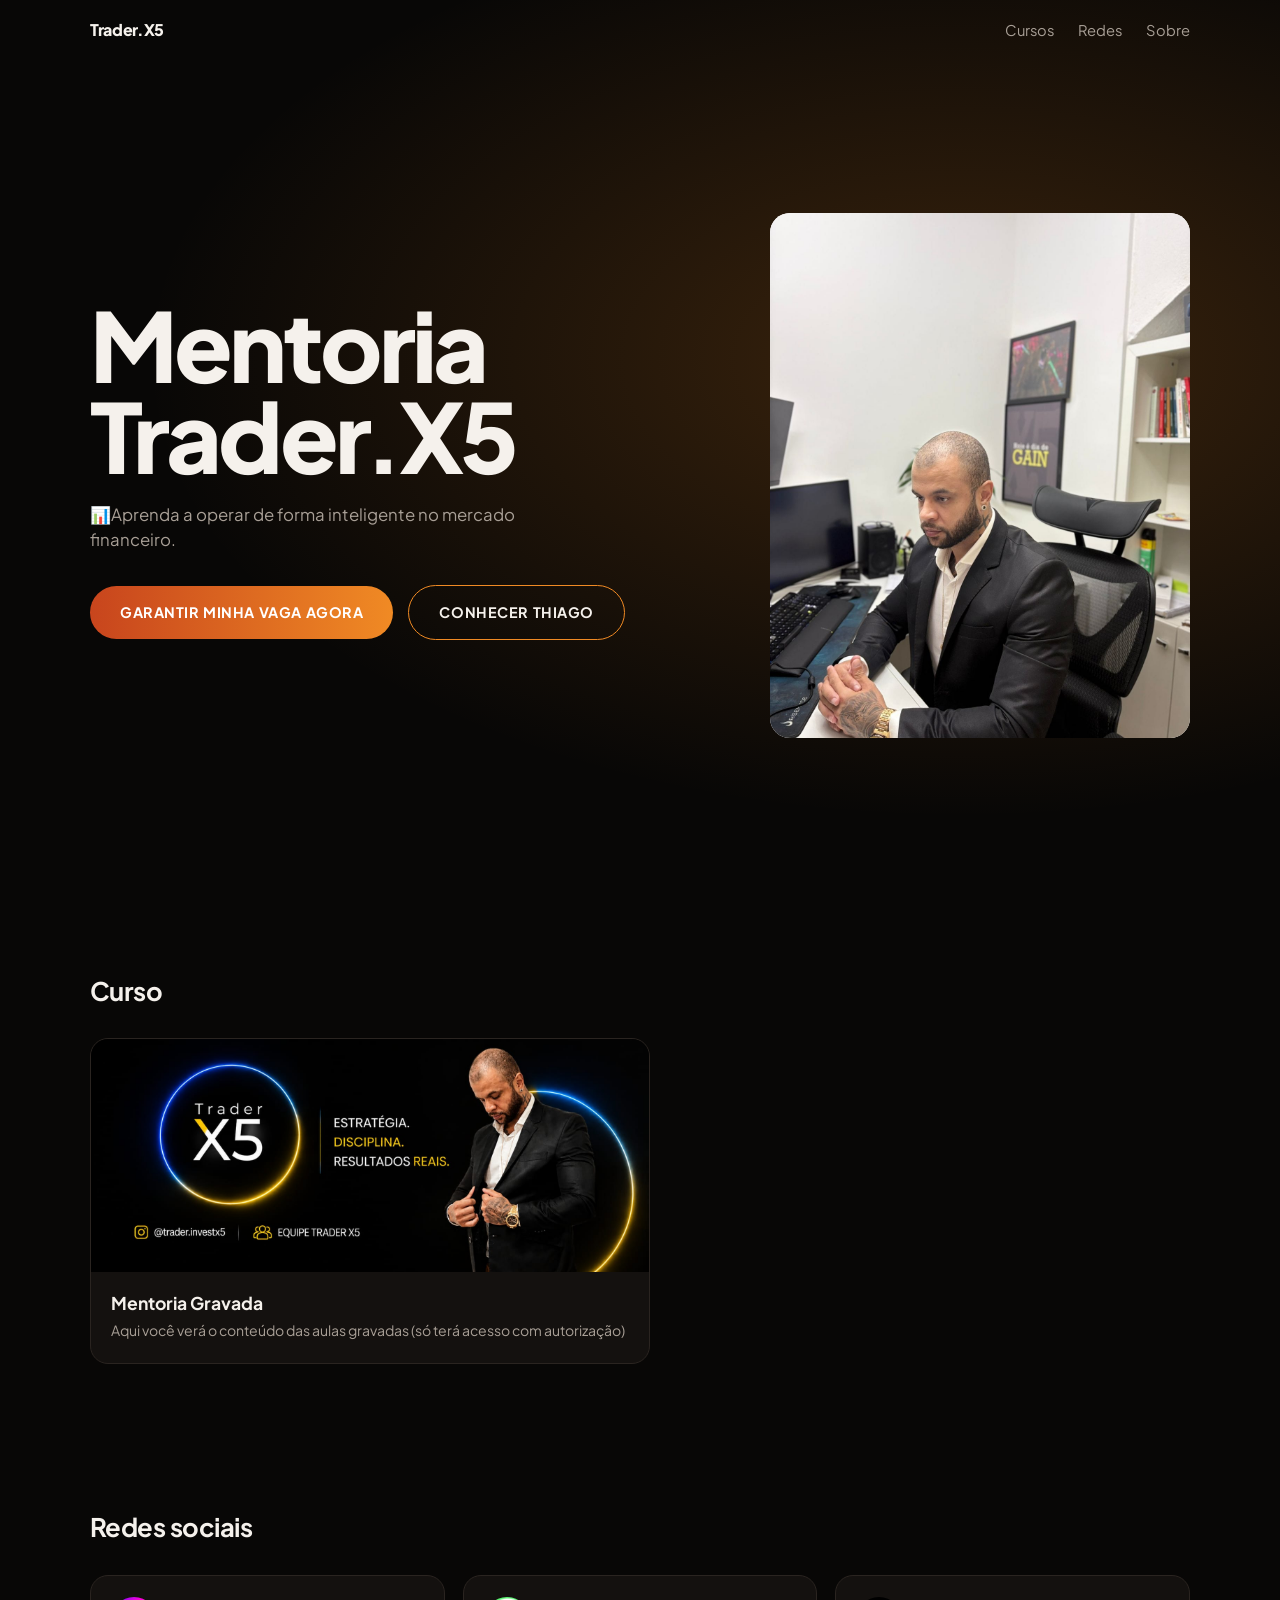
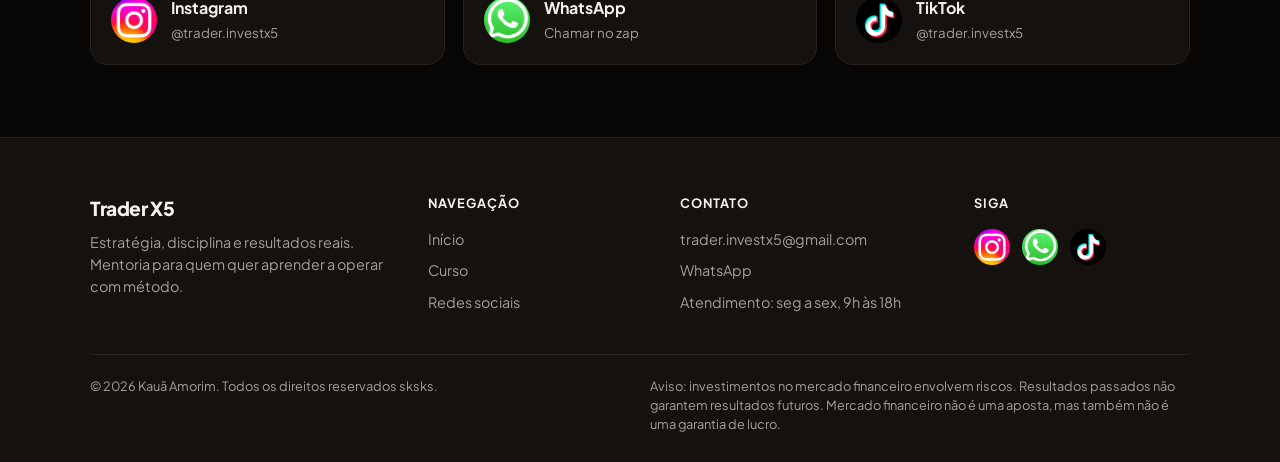
<file: index.html>
<!DOCTYPE html>
<html lang="pt-BR">
<head>
<meta charset="UTF-8">
<meta name="viewport" content="width=device-width, initial-scale=1, viewport-fit=cover">
<title>Mentoria Trader.X5</title>
<meta name="description" content="Aprenda a operar de forma inteligente no mercado financeiro com a Mentoria Trader.X5.">
<meta property="og:title" content="Mentoria Trader.X5">
<meta property="og:description" content="Estratégia, disciplina e resultados reais.">
<meta property="og:image" content="https://thiagoluis.com/img/mentoria.jpeg">
<meta property="og:type" content="website">
<link rel="icon" href="img/logo.jpeg" type="image/jpeg">
<link rel="preconnect" href="https://fonts.googleapis.com">
<link href="https://fonts.googleapis.com/css2?family=Plus+Jakarta+Sans:wght@400;500;700;800&display=swap" rel="stylesheet">
<link rel="stylesheet" href="style.css">
</head>
<body>

<header>
  <div class="container">
        <a href="#topo" class="logo">Trader.X5</a>
    <nav>
      <a href="#cursos">Cursos</a>
      <a href="#redes">Redes</a>
      <a href="sobre.html">Sobre</a>
    </nav>
  </div>
</header>

<main>
    <section class="hero" id="topo">
    <div class="container">
      <div>
        <h1>Mentoria<br>Trader.X5</h1>
        <p>📊Aprenda a operar de forma inteligente no mercado financeiro.</p>
        <a href="https://tr.ee/31N0VFwFPz" target="_blank" rel="noopener noreferrer" class="btn">GARANTIR MINHA VAGA AGORA</a>
        <a href="sobre.html" class="btn btn-outline">CONHECER THIAGO</a>
      </div>
      <img src="img/hero.jpeg" alt="Mentoria Trader X5" class="photo">
    </div>
  </section>
    

  <section class="block" id="cursos">
    <div class="container">
      <h2>Curso</h2>
      <div class="grid">
        <a href="https://traderx5.com/" target="_blank" rel="noopener noreferrer" class="card reveal">
  <img src="img/mentoria.jpeg" alt="Trader X5 - Estratégia, Disciplina, Resultados Reais" class="photo">
  <div class="info">
    <h3>Mentoria Gravada</h3>
    <span>Aqui você verá o conteúdo das aulas gravadas (só terá acesso com autorização)</span>
  </div>
</a>
      </div>
    </div>
  </section>

  <section class="block" id="redes">
    <div class="container">
      <h2>Redes sociais</h2>
      <div class="socials">
        <a href="https://www.instagram.com/trader.investx5?obrf=MXhzMW1sa2VvemYyMg==" target="_blank" rel="noopener noreferrer" class="social reveal">
          <img src="img/instagram.png" alt="Instagram" class="icon">
          <div><b>Instagram</b><small>@trader.investx5</small></div>
        </a>
        <a href="https://chat.whatsapp.com/JXuuGrfAPMc217VfvLZGlq" target="_blank" rel="noopener noreferrer" class="social reveal">
          <img src="img/whatsapp.png" alt="WhatsApp" class="icon">
          <div><b>WhatsApp</b><small>Chamar no zap</small></div>
        </a>
        <a href="https://www.tiktok.com/@trader.investx5?_r=1&_t=ZS-9BL5BOt1oAv" target="_blank" rel="noopener noreferrer" class="social reveal">
          <img src="img/tiktok.png" alt="TikTok" class="icon">
          <div><b>TikTok</b><small>@trader.investx5</small></div>
        </a>
      </div>
    </div>
  </section>
</main>

<footer>
  <div class="container footer-grid">

    <div class="footer-col footer-brand">
      <a href="#topo" class="logo">Trader X5</a>
      <p>Estratégia, disciplina e resultados reais. Mentoria para quem quer aprender a operar com método.</p>
    </div>

    <div class="footer-col">
      <h4>Navegação</h4>
      <a href="#topo">Início</a>
      <a href="#cursos">Curso</a>
      <a href="#redes">Redes sociais</a>
    </div>

    <div class="footer-col">
      <h4>Contato</h4>
      <a href="mailto:trader.investx5@gmail.com">trader.investx5@gmail.com</a>
      <a href="https://chat.whatsapp.com/JXuuGrfAPMc217VfvLZGlq" target="_blank" rel="noopener noreferrer">WhatsApp</a>
      <span>Atendimento: seg a sex, 9h às 18h</span>
    </div>

    <div class="footer-col">
      <h4>Siga</h4>
      <div class="footer-social">
        <a href="https://www.instagram.com/trader.investx5?obrf=MXhzMW1sa2VvemYyMg==" target="_blank" rel="noopener noreferrer" aria-label="Instagram"><img src="img/instagram.png" alt=""></a>
        <a href="https://chat.whatsapp.com/JXuuGrfAPMc217VfvLZGlq" target="_blank" rel="noopener noreferrer" aria-label="WhatsApp"><img src="img/whatsapp.png" alt=""></a>
        <a href="https://www.tiktok.com/@trader.investx5?_r=1&_t=ZS-9BL5BOt1oAv" target="_blank" rel="noopener noreferrer" aria-label="TikTok"><img src="img/tiktok.png" alt=""></a>
      </div>
    </div>

  </div>

  <div class="container footer-bottom">
    <p>© 2026 Kauã Amorim. Todos os direitos reservados sksks.</p>
    <p class="aviso">Aviso: investimentos no mercado financeiro envolvem riscos. Resultados passados não garantem resultados futuros. Mercado financeiro não é uma aposta, mas também não é uma garantia de lucro.</p>
  </div>
</footer>

<script src="script.js"></script>
</body>
</html>
</file>
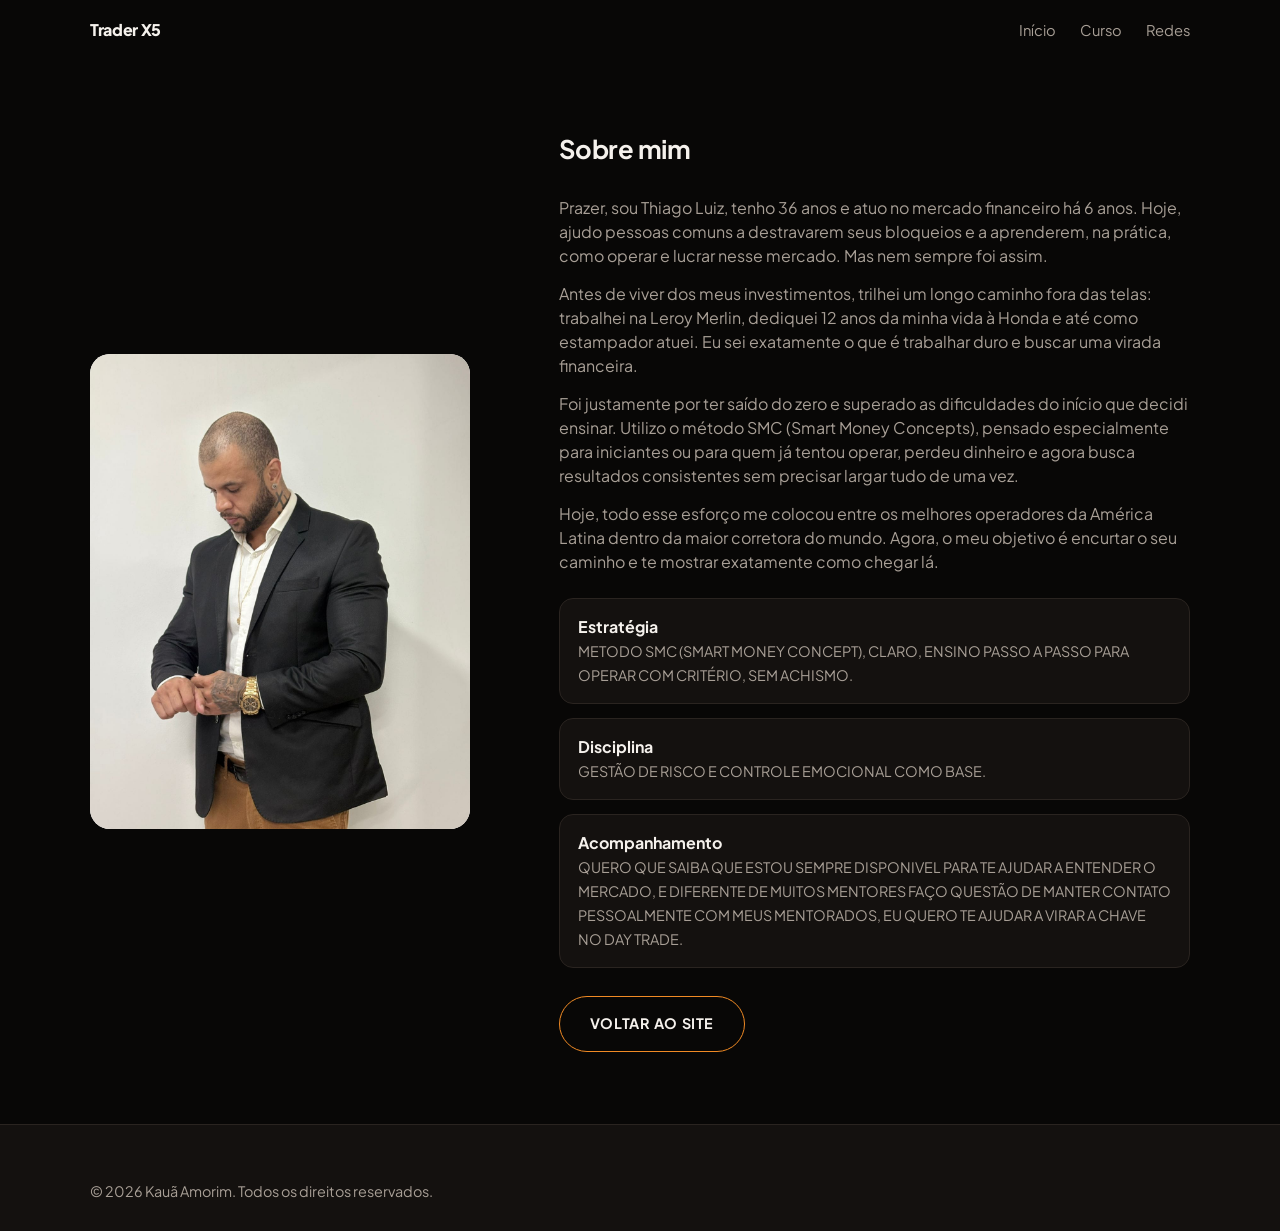
<file: sobre.html>
<!DOCTYPE html>
<html lang="pt-BR">
<head>
<meta charset="UTF-8">
<meta name="viewport" content="width=device-width, initial-scale=1, viewport-fit=cover">
<title>Sobre o mentor – Trader X5</title>
<meta name="description" content="Conheça Thiago Luiz, o mentor da Mentoria Trader.X5.">
<meta property="og:title" content="Sobre o mentor – Trader X5">
<meta property="og:description" content="Conheça Thiago Luiz, o mentor da Mentoria Trader.X5.">
<meta property="og:image" content="https://thiagoluis.com/img/sobre.jpeg">
<meta property="og:type" content="website">
<link rel="icon" href="img/logo.jpeg" type="image/jpeg">
<link rel="preconnect" href="https://fonts.googleapis.com">
<link href="https://fonts.googleapis.com/css2?family=Plus+Jakarta+Sans:wght@400;500;700;800&display=swap" rel="stylesheet">
<link rel="stylesheet" href="style.css">
</head>
<body>

<header id="topo">
  <div class="container">
    <a href="index.html" class="logo">Trader X5</a>
    <nav>
      <a href="index.html">Início</a>
      <a href="index.html#cursos">Curso</a>
      <a href="index.html#redes">Redes</a>
    </nav>
  </div>
</header>

<main>
  <section class="block page-sobre">
    <div class="container sobre-grid">
      <img src="img/sobre.jpeg" alt="Foto do mentor" class="photo reveal">
      <div class="reveal">
        <h2>Sobre mim</h2>
        <p>Prazer, sou Thiago Luiz, tenho 36 anos e atuo no mercado financeiro há 6 anos. Hoje, ajudo pessoas comuns a destravarem seus bloqueios e a aprenderem, na prática, como operar e lucrar nesse mercado.
Mas nem sempre foi assim.</p>
        <p>Antes de viver dos meus investimentos, trilhei um longo caminho fora das telas: trabalhei na Leroy Merlin, dediquei 12 anos da minha vida à Honda e até como estampador atuei. Eu sei exatamente o que é trabalhar duro e buscar uma virada financeira.</p>
        <p>Foi justamente por ter saído do zero e superado as dificuldades do início que decidi ensinar. Utilizo o método SMC (Smart Money Concepts), pensado especialmente para iniciantes ou para quem já tentou operar, perdeu dinheiro e agora busca resultados consistentes  sem precisar largar tudo de uma vez.</p> 
        <p>Hoje, todo esse esforço me colocou entre os melhores operadores da América Latina dentro da maior corretora do mundo. Agora, o meu objetivo é encurtar o seu caminho e te mostrar exatamente como chegar lá.</p>
        <ul class="sobre-list">
          <li><b>Estratégia</b><span>METODO SMC (SMART MONEY CONCEPT), CLARO, ENSINO PASSO A PASSO PARA OPERAR COM CRITÉRIO, SEM ACHISMO.</span></li>
          <li><b>Disciplina</b><span>GESTÃO DE RISCO E CONTROLE EMOCIONAL COMO BASE.</span></li>
          <li><b>Acompanhamento</b><span>QUERO QUE SAIBA QUE ESTOU SEMPRE DISPONIVEL PARA TE AJUDAR A ENTENDER O MERCADO, E DIFERENTE DE MUITOS MENTORES FAÇO QUESTÃO DE MANTER CONTATO PESSOALMENTE COM MEUS MENTORADOS, EU QUERO TE AJUDAR A VIRAR A CHAVE NO DAY TRADE.</span></li>
        </ul>
        <a href="index.html" class="btn btn-outline">VOLTAR AO SITE</a>
      </div>
    </div>
  </section>
</main>

<footer>
  <div class="container">© 2026 Kauã Amorim. Todos os direitos reservados.</div>
</footer>

<script src="script.js"></script>
</body>
</html>
</file>
<file: style.css>
:root{
  color-scheme: dark;
  --bg:#080706; --surface:#14110f; --line:#2a2420; --text:#f5f1ec; --muted:#a89f96;
  --accent:#f08a24; --accent2:#c8451d;
  box-sizing:border-box;
  padding-top:env(safe-area-inset-top,0px); padding-bottom:env(safe-area-inset-bottom,0px);
}
*,*::before,*::after{box-sizing:inherit;margin:0;padding:0}
html{scroll-behavior:smooth;scroll-padding-top:72px}
body{background:var(--bg);color:var(--text);font-family:'Plus Jakarta Sans',system-ui,sans-serif;line-height:1.5}
a{color:inherit;text-decoration:none}
:focus-visible{outline:2px solid var(--accent);outline-offset:3px}
.container{width:min(1100px,100% - 40px);margin-inline:auto}

/* Cabeçalho */
header{position:fixed;inset:0 0 auto;z-index:20;padding:18px 0;transition:background .3s,padding .3s}
header.scrolled{background:rgba(8,7,6,.92);padding:12px 0;border-bottom:1px solid var(--line)}
header .container{display:flex;justify-content:space-between;align-items:center}
.logo{font-weight:800;letter-spacing:-.02em}
nav{display:flex;gap:24px;font-size:.92rem;color:var(--muted)}
nav a:hover{color:var(--text)}

/* Hero */
.hero{min-height:100svh;display:flex;align-items:center;padding:110px 0 60px;
  background:radial-gradient(ellipse at 75% 40%,rgba(240,138,36,.22),transparent 60%),var(--bg)}
.hero .container{display:grid;grid-template-columns:1.1fr .9fr;gap:40px;align-items:center}
.hero h1{font-size:clamp(3rem,8vw,6rem);line-height:.95;letter-spacing:-.04em;font-weight:800}
.hero p{margin:22px 0 32px;color:var(--muted);max-width:38ch;font-size:1.05rem}
.btn{display:inline-block;padding:16px 30px;border-radius:999px;font-weight:700;font-size:.9rem;letter-spacing:.04em;
  background:linear-gradient(90deg,var(--accent2),var(--accent));color:#fff;cursor:pointer;border:0;
  transition:transform .2s,box-shadow .2s}
.btn:hover{transform:translateY(-2px);box-shadow:0 10px 30px rgba(240,138,36,.35)}
.btn-outline{background:transparent;border:1px solid var(--accent);color:var(--text)}
.btn-outline:hover{background:rgba(240,138,36,.12);box-shadow:none}
.hero .btn{margin:0 12px 12px 0}
.photo{background:#fff;border-radius:20px;object-fit:cover;display:block}
.hero .photo{aspect-ratio:4/5;width:100%;max-width:420px;justify-self:end;object-position:center top}
/* Seções */
section.block{padding:72px 0}
h2{font-size:1.6rem;letter-spacing:-.02em;margin-bottom:28px}
.grid{display:grid;gap:22px;grid-template-columns:repeat(auto-fit,minmax(230px,560px))}
.card{display:block;background:var(--surface);border:1px solid var(--line);border-radius:18px;overflow:hidden;
  transition:transform .25s,border-color .25s}
.card:hover{transform:translateY(-6px);border-color:var(--accent)}
.card .photo{border-radius:0;aspect-ratio:1600/666;width:100%;background:var(--bg)}
.card .info{padding:18px 20px 22px}
.card h3{font-size:1.1rem;font-weight:700}
.card span{display:block;color:var(--muted);font-size:.88rem;margin-top:4px}

/* Redes */
.socials{display:grid;gap:18px;grid-template-columns:repeat(auto-fit,minmax(200px,1fr))}
.social{display:flex;align-items:center;gap:14px;padding:20px;border-radius:18px;background:var(--surface);
  border:1px solid var(--line);transition:border-color .25s,transform .25s}
.social:hover{border-color:var(--accent);transform:translateY(-4px)}
.icon{width:46px;height:46px;border-radius:50%;background:#fff;flex:none;object-fit:cover}
.social b{display:block}
.social small{color:var(--muted)}

footer{padding:56px 0 28px;color:var(--muted);font-size:.9rem;border-top:1px solid var(--line);background:var(--surface)}
.footer-grid{display:grid;grid-template-columns:1.4fr 1fr 1.2fr 1fr;gap:36px}
.footer-col{display:flex;flex-direction:column;gap:10px}
.footer-col h4{color:var(--text);font-size:.8rem;letter-spacing:.08em;text-transform:uppercase;margin-bottom:6px}
.footer-col a:hover{color:var(--accent)}
.footer-brand .logo{color:var(--text);font-size:1.2rem}
.footer-brand p{max-width:32ch}
.footer-social{display:flex;gap:12px}
.footer-social img{width:36px;height:36px;border-radius:50%;object-fit:cover;display:block;transition:transform .25s}
.footer-social a:hover img{transform:translateY(-3px)}
.footer-bottom{margin-top:40px;padding-top:22px;border-top:1px solid var(--line);display:flex;justify-content:space-between;gap:16px;flex-wrap:wrap;font-size:.8rem}
.footer-bottom .aviso{max-width:60ch}
@media (max-width:768px){.footer-grid{grid-template-columns:1fr 1fr}}
@media (max-width:480px){.footer-grid{grid-template-columns:1fr}}

/* animação ao rolar (JS) */
.reveal{opacity:0;transform:translateY(24px);transition:opacity .6s,transform .6s}
.reveal.in{opacity:1;transform:none}


/* Página Sobre */
section.block.page-sobre{padding-top:130px}
.sobre-grid{display:grid;grid-template-columns:.8fr 1.2fr;gap:48px;align-items:center}
.sobre-grid .photo{aspect-ratio:4/5;width:100%;max-width:380px;object-position:center top}
.sobre-grid p{color:var(--muted);max-width:56ch;margin-bottom:14px}
.sobre-list{display:grid;gap:14px;margin:24px 0 28px;list-style:none}
.sobre-list li{background:var(--surface);border:1px solid var(--line);border-radius:14px;padding:16px 18px}
.sobre-list b{display:block;color:var(--text)}
.sobre-list span{color:var(--muted);font-size:.9rem}
@media (max-width:768px){
  .sobre-grid{grid-template-columns:1fr;gap:28px}
  .sobre-grid .photo{max-width:280px}
}

@media (max-width:768px){               /* Responsivo e acessibilidade */
  nav{display:none}
  .hero .container{grid-template-columns:1fr}
  .hero .photo{justify-self:start;max-width:280px;aspect-ratio:1}
}
@media (prefers-reduced-motion:reduce){
  html{scroll-behavior:auto}
  *{transition:none!important}
  .reveal{opacity:1;transform:none}
}  
/*obs*/
</file>
